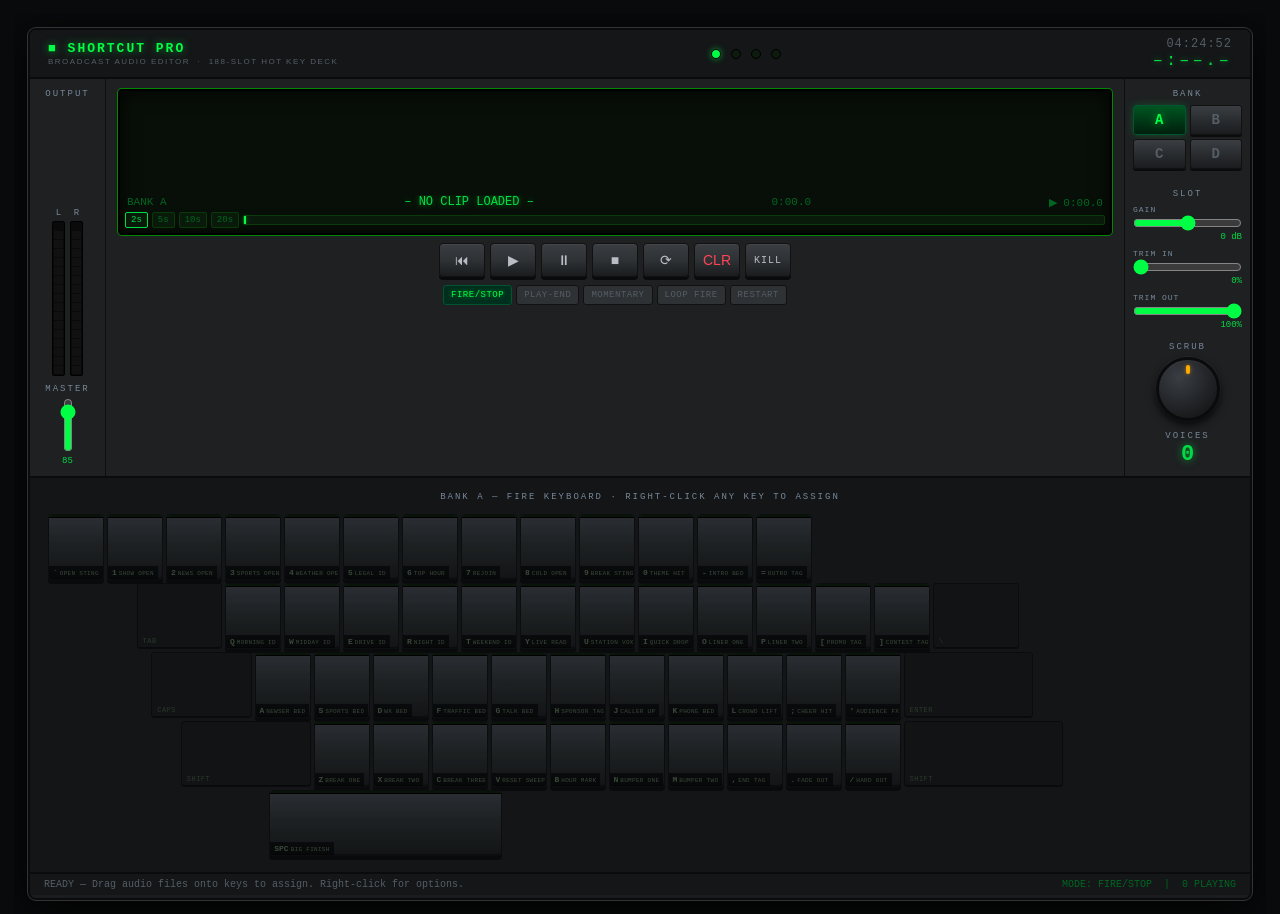
<file: legacy-prototype/index.html>
<!DOCTYPE html>
<html lang="en">
<head>
  <meta charset="UTF-8">
  <meta name="viewport" content="width=device-width, initial-scale=1.0">
  <title>Shortcut Pro — Broadcast Audio Editor</title>
  <link rel="stylesheet" href="style.css">
</head>
<body>
  <div id="chassis">

    <!-- TOP RAIL -->
    <div id="top-rail">
      <div id="branding">
        <span class="brand-logo">■ SHORTCUT PRO</span>
        <span class="brand-sub">BROADCAST AUDIO EDITOR &nbsp;·&nbsp; 188-SLOT HOT KEY DECK</span>
      </div>
      <div id="system-status">
        <div class="status-lamp" id="lamp-power" title="POWER"></div>
        <div class="status-lamp" id="lamp-play"  title="PLAY"></div>
        <div class="status-lamp" id="lamp-loop"  title="LOOP"></div>
        <div class="status-lamp" id="lamp-rec"   title="REC"></div>
      </div>
      <div id="clock-display">
        <span id="clock">00:00:00</span>
        <span id="clip-timer">–:––.–</span>
      </div>
    </div>

    <!-- MAIN BODY -->
    <div id="main-body">

      <!-- LEFT PANEL: VU METERS -->
      <div id="left-panel">
        <div class="panel-label">OUTPUT</div>
        <div id="vu-meters">
          <div class="vu-channel">
            <div class="vu-label">L</div>
            <div class="vu-bar"><div class="vu-segments" id="vu-left-segs"></div></div>
          </div>
          <div class="vu-channel">
            <div class="vu-label">R</div>
            <div class="vu-bar"><div class="vu-segments" id="vu-right-segs"></div></div>
          </div>
        </div>
        <div id="master-vol-wrap">
          <div class="panel-label">MASTER</div>
          <input type="range" id="master-vol" min="0" max="100" value="85" title="Master Volume">
          <div id="master-vol-val">85</div>
        </div>
      </div>

      <!-- CENTER PANEL -->
      <div id="center-panel">
        <div id="lcd-wrap">
          <div id="lcd">
            <canvas id="waveform-canvas" width="490" height="96"></canvas>
            <div id="lcd-info">
              <span id="lcd-bank-label">BANK A</span>
              <span id="lcd-clip-name">– NO CLIP LOADED –</span>
              <span id="lcd-duration">0:00.0</span>
              <span id="lcd-pos">▶ 0:00.0</span>
            </div>
            <div id="lcd-zoom-row">
              <button class="zoom-btn active" data-zoom="2">2s</button>
              <button class="zoom-btn" data-zoom="5">5s</button>
              <button class="zoom-btn" data-zoom="10">10s</button>
              <button class="zoom-btn" data-zoom="20">20s</button>
              <div id="playhead-bar"><div id="playhead-line"></div></div>
            </div>
          </div>
        </div>

        <div id="transport">
          <button class="transport-btn" id="btn-rew"   title="Rewind">⏮</button>
          <button class="transport-btn" id="btn-play"  title="Play selected [Enter]">▶</button>
          <button class="transport-btn" id="btn-pause" title="Pause/Cue [Ctrl+P]">⏸</button>
          <button class="transport-btn" id="btn-stop"  title="Stop All [Ctrl+.]">■</button>
          <button class="transport-btn" id="btn-loop"  title="Loop Toggle [Ctrl+L]">⟳</button>
          <button class="transport-btn danger" id="btn-clear" title="Clear Selected [Ctrl+Del]">CLR</button>
          <button class="transport-btn" id="btn-stop-all" title="Kill All [Ctrl+Shift+.]">KILL</button>
        </div>

        <div id="mode-row">
          <button class="mode-btn active" data-mode="fire-stop">FIRE/STOP</button>
          <button class="mode-btn" data-mode="play-end">PLAY-END</button>
          <button class="mode-btn" data-mode="momentary">MOMENTARY</button>
          <button class="mode-btn" data-mode="loop-fire">LOOP FIRE</button>
          <button class="mode-btn" data-mode="restart">RESTART</button>
        </div>
      </div>

      <!-- RIGHT PANEL -->
      <div id="right-panel">
        <div class="panel-label">BANK</div>
        <div id="bank-selector">
          <button class="bank-btn active" data-bank="A">A</button>
          <button class="bank-btn" data-bank="B">B</button>
          <button class="bank-btn" data-bank="C">C</button>
          <button class="bank-btn" data-bank="D">D</button>
        </div>
        <div class="panel-label" style="margin-top:14px">SLOT</div>
        <div id="slot-controls">
          <div class="ctrl-row">
            <label>GAIN</label>
            <input type="range" id="slot-gain" min="0" max="200" value="100">
            <span id="slot-gain-val">0 dB</span>
          </div>
          <div class="ctrl-row">
            <label>TRIM IN</label>
            <input type="range" id="slot-trim-in" min="0" max="100" value="0">
            <span id="slot-trim-in-val">0%</span>
          </div>
          <div class="ctrl-row">
            <label>TRIM OUT</label>
            <input type="range" id="slot-trim-out" min="0" max="100" value="100">
            <span id="slot-trim-out-val">100%</span>
          </div>
        </div>
        <div id="scrub-wheel-wrap">
          <div class="panel-label">SCRUB</div>
          <div id="scrub-wheel"><div id="scrub-tick"></div></div>
        </div>
        <div id="poly-count-wrap">
          <div class="panel-label">VOICES</div>
          <div id="poly-count">0</div>
        </div>
      </div>

    </div><!-- /main-body -->

    <!-- KEYBOARD SECTION -->
    <div id="keyboard-section">
      <div id="kb-bank-label">BANK A — FIRE KEYBOARD &nbsp;·&nbsp; RIGHT-CLICK ANY KEY TO ASSIGN</div>
      <div id="keyboard-wrap">
        <!-- Row: number row -->
        <div class="kb-row" id="kb-row-num"></div>
        <!-- Row: QWERTY -->
        <div class="kb-row" id="kb-row-q"></div>
        <!-- Row: ASDF -->
        <div class="kb-row" id="kb-row-a"></div>
        <!-- Row: ZXCV -->
        <div class="kb-row" id="kb-row-z"></div>
        <!-- Row: space -->
        <div class="kb-row" id="kb-row-sp"></div>
      </div>
    </div>

    <!-- STATUS BAR -->
    <div id="status-bar">
      <span id="status-msg">READY — Drag audio files onto keys to load. Right-click to rename/assign.</span>
      <span id="status-mode">MODE: FIRE/STOP &nbsp;|&nbsp; <span id="status-playing">0 PLAYING</span></span>
    </div>

  </div><!-- /chassis -->

  <!-- CONTEXT MENU -->
  <div id="ctx-menu" class="hidden">
    <div class="ctx-item" id="ctx-load">📂 Load audio file…</div>
    <div class="ctx-item" id="ctx-rename">✏️ Rename key</div>
    <div class="ctx-item" id="ctx-clear">🗑️ Clear key</div>
    <div class="ctx-sep"></div>
    <div class="ctx-item" id="ctx-copy">⧉ Copy to key…</div>
    <div class="ctx-item" id="ctx-stop-this">■ Stop this key</div>
  </div>

  <input type="file" id="file-input" accept="audio/*" style="display:none">

  <script src="soundboard.js"></script>
</body>
</html>
</file>
<file: legacy-prototype/style.css>
/* ============================================================
   SHORTCUT PRO — Broadcast Audio Editor
   Broadcast keyboard / cart machine aesthetic
   ============================================================ */

*, *::before, *::after { box-sizing: border-box; margin: 0; padding: 0; }

:root {
  --chassis:        #1a1c1e;
  --chassis-light:  #252729;
  --chassis-dark:   #111315;
  --panel:          #1e2022;
  --panel-border:   #0d0e0f;
  --rail:           #141618;

  --led-off:        #0d1a0d;
  --led-green:      #00ff44;
  --led-amber:      #ffaa00;
  --led-red:        #ff2233;
  --led-blue:       #0088ff;
  --glow-g:         rgba(0,255,68,0.55);
  --glow-a:         rgba(255,170,0,0.55);
  --glow-r:         rgba(255,34,51,0.55);
  --glow-b:         rgba(0,136,255,0.5);

  --lcd-bg:         #080f08;
  --lcd-text:       #00dd44;
  --lcd-dim:        #006622;

  --btn-top:        #3a3e42;
  --btn-face:       #2e3235;
  --btn-bot:        #1a1c1e;

  --text-main:      #b8bec4;
  --text-dim:       #555e66;
  --text-label:     #778899;

  /* keyboard key sizing */
  --kw:    56px;   /* key width */
  --kh:    66px;   /* key height */
  --kg:     3px;   /* key gap */
  --ku:    59px;   /* kw + kg — one keyboard unit */

  --font-mono: 'Courier New', 'Lucida Console', monospace;
  --font-ui:   'Arial Narrow', Arial, sans-serif;
}

html, body {
  width: 100%;
  height: 100%;
  min-height: 100vh;
  background: #090a0b;
  display: flex;
  justify-content: center;
  padding: 14px;
  font-family: var(--font-ui);
  color: var(--text-main);
  overflow: hidden;
}

/* ── CHASSIS ─────────────────────────────────────────────── */
#chassis {
  width: 100%;
  max-width: 100%;
  background: var(--chassis);
  border-radius: 8px;
  border: 2px solid #0a0b0c;
  box-shadow:
    0 0 0 1px #333,
    0 10px 48px rgba(0,0,0,0.9),
    inset 0 1px 0 rgba(255,255,255,0.04);
  overflow: hidden;
}

/* ── TOP RAIL ─────────────────────────────────────────────── */
#top-rail {
  background: var(--rail);
  border-bottom: 2px solid #0a0b0c;
  display: flex;
  align-items: center;
  justify-content: space-between;
  padding: 7px 18px;
  gap: 12px;
}
#branding { display: flex; flex-direction: column; line-height: 1.2; }
.brand-logo {
  font-family: var(--font-mono);
  font-size: 13px;
  font-weight: bold;
  color: var(--led-green);
  text-shadow: 0 0 8px var(--glow-g);
  letter-spacing: 2px;
}
.brand-sub {
  font-size: 8px;
  color: var(--text-dim);
  letter-spacing: 1.5px;
  text-transform: uppercase;
}
#system-status { display: flex; gap: 10px; align-items: center; }
.status-lamp {
  width: 10px; height: 10px;
  border-radius: 50%;
  background: var(--led-off);
  border: 1px solid #000;
  transition: background 0.1s, box-shadow 0.1s;
}
#lamp-power { background: var(--led-green); box-shadow: 0 0 6px var(--glow-g); }
#lamp-play.lit  { background: var(--led-green); box-shadow: 0 0 8px var(--glow-g); }
#lamp-loop.lit  { background: var(--led-amber); box-shadow: 0 0 8px var(--glow-a); }
#lamp-rec.lit   { background: var(--led-red);   box-shadow: 0 0 8px var(--glow-r); }

#clock-display { display: flex; flex-direction: column; align-items: flex-end; }
#clock { font-family: var(--font-mono); font-size: 12px; color: var(--text-dim); letter-spacing: 1px; }
#clip-timer {
  font-family: var(--font-mono);
  font-size: 17px;
  color: var(--lcd-text);
  text-shadow: 0 0 6px var(--glow-g);
  letter-spacing: 3px;
}

/* ── MAIN BODY ───────────────────────────────────────────── */
#main-body { display: flex; border-bottom: 2px solid #0a0b0c; }

/* ── LEFT PANEL ──────────────────────────────────────────── */
#left-panel {
  width: 76px;
  background: var(--panel);
  border-right: 1px solid var(--panel-border);
  padding: 10px 6px;
  display: flex;
  flex-direction: column;
  align-items: center;
  gap: 8px;
}
#vu-meters { display: flex; gap: 5px; flex: 1; align-items: flex-end; }
.vu-channel { display: flex; flex-direction: column; align-items: center; gap: 3px; }
.vu-label { font-size: 9px; color: var(--text-label); font-family: var(--font-mono); }
.vu-bar {
  width: 13px; height: 155px;
  background: #0a0a0a;
  border: 1px solid #000;
  border-radius: 2px;
  overflow: hidden;
  display: flex;
  flex-direction: column-reverse;
}
.vu-segments { display: flex; flex-direction: column-reverse; gap: 1px; padding: 1px; height: 100%; }
.vu-seg { height: 8px; border-radius: 1px; transition: background 0.04s; }
.vu-seg.off   { background: #111; }
.vu-seg.green { background: var(--led-green); box-shadow: 0 0 3px var(--glow-g); }
.vu-seg.amber { background: var(--led-amber); box-shadow: 0 0 3px var(--glow-a); }
.vu-seg.red   { background: var(--led-red);   box-shadow: 0 0 3px var(--glow-r); }

#master-vol-wrap { display: flex; flex-direction: column; align-items: center; gap: 4px; }
#master-vol {
  writing-mode: vertical-lr; direction: rtl;
  -webkit-appearance: slider-vertical;
  width: 22px; height: 54px;
  cursor: pointer; accent-color: var(--led-green);
}
#master-vol-val { font-family: var(--font-mono); font-size: 9px; color: var(--lcd-text); }

/* ── CENTER PANEL ────────────────────────────────────────── */
#center-panel {
  flex: 1;
  background: var(--panel);
  padding: 10px 12px;
  display: flex;
  flex-direction: column;
  gap: 8px;
}
#lcd {
  background: var(--lcd-bg);
  border: 2px solid #000;
  border-radius: 4px;
  box-shadow: inset 0 0 20px rgba(0,0,0,0.8), 0 0 0 1px #080;
  padding: 5px;
  display: flex; flex-direction: column; gap: 3px;
}
#waveform-canvas { width: 100%; height: 96px; display: block; border-radius: 2px; }
#lcd-info {
  display: flex; justify-content: space-between; align-items: center;
  padding: 0 2px;
  font-family: var(--font-mono); font-size: 11px; color: var(--lcd-dim);
}
#lcd-clip-name {
  color: var(--lcd-text); font-size: 12px;
  text-shadow: 0 0 6px var(--glow-g);
  overflow: hidden; text-overflow: ellipsis; white-space: nowrap; max-width: 280px;
}
#lcd-zoom-row { display: flex; gap: 4px; align-items: center; }
.zoom-btn {
  background: #0a1a0a; border: 1px solid #0a3a0a;
  color: var(--lcd-dim); font-size: 9px; font-family: var(--font-mono);
  padding: 2px 5px; border-radius: 2px; cursor: pointer;
}
.zoom-btn.active { color: var(--lcd-text); border-color: var(--lcd-text); }
.zoom-btn:hover  { color: var(--lcd-text); }
#playhead-bar {
  flex: 1; height: 10px; background: #0a1a0a;
  border: 1px solid #0a3a0a; border-radius: 2px;
  position: relative; cursor: pointer;
}
#playhead-line {
  position: absolute; top: 0; bottom: 0; left: 0%; width: 2px;
  background: var(--led-green); box-shadow: 0 0 4px var(--glow-g);
  transition: left 0.1s linear;
}

/* TRANSPORT */
#transport { display: flex; gap: 5px; justify-content: center; }
.transport-btn {
  background: linear-gradient(180deg, var(--btn-top) 0%, var(--btn-face) 50%, var(--btn-bot) 100%);
  border: 1px solid #111; border-radius: 4px;
  color: var(--text-main); font-size: 14px;
  width: 46px; height: 34px;
  cursor: pointer;
  box-shadow: 0 3px 0 #080a0b, inset 0 1px 0 rgba(255,255,255,0.05);
  transition: all 0.05s; position: relative; top: 0;
  user-select: none;
}
.transport-btn:hover { filter: brightness(1.2); }
.transport-btn:active, .transport-btn.pressed {
  top: 2px; box-shadow: 0 1px 0 #0a0b0c, inset 0 1px 2px rgba(0,0,0,0.5);
}
.transport-btn.lit {
  background: linear-gradient(180deg, #005522 0%, #002a11 100%);
  color: var(--led-green); text-shadow: 0 0 8px var(--glow-g);
}
.transport-btn.danger { color: #ff4455; }
#btn-loop.lit { color: var(--led-amber); text-shadow: 0 0 8px var(--glow-a); }
#btn-stop-all { font-size: 10px; font-family: var(--font-mono); letter-spacing: 1px; }

/* MODE ROW */
#mode-row { display: flex; gap: 4px; justify-content: center; }
.mode-btn {
  background: var(--btn-face); border: 1px solid #111; border-radius: 3px;
  color: var(--text-dim); font-size: 9px; font-family: var(--font-mono);
  padding: 4px 7px; cursor: pointer; letter-spacing: 0.5px; user-select: none;
}
.mode-btn:hover { color: var(--text-main); }
.mode-btn.active {
  background: #002f1e; color: var(--led-green);
  border-color: #005533; text-shadow: 0 0 4px var(--glow-g);
}

/* ── RIGHT PANEL ─────────────────────────────────────────── */
#right-panel {
  width: 126px; background: var(--panel);
  border-left: 1px solid var(--panel-border);
  padding: 10px 8px;
  display: flex; flex-direction: column; gap: 6px;
}
.panel-label {
  font-size: 9px; color: var(--text-label);
  letter-spacing: 2px; text-align: center;
  text-transform: uppercase; font-family: var(--font-mono);
}
#bank-selector { display: grid; grid-template-columns: 1fr 1fr; gap: 4px; }
.bank-btn {
  background: linear-gradient(180deg, var(--btn-top) 0%, var(--btn-bot) 100%);
  border: 1px solid #111; border-radius: 3px;
  color: var(--text-dim); font-family: var(--font-mono);
  font-size: 14px; font-weight: bold;
  padding: 6px; cursor: pointer;
  box-shadow: 0 2px 0 #0a0b0c; transition: all 0.08s; user-select: none;
}
.bank-btn:hover { color: var(--text-main); }
.bank-btn.active {
  background: linear-gradient(180deg, #005522 0%, #001f0c 100%);
  color: var(--led-green); text-shadow: 0 0 8px var(--glow-g);
  border-color: #005533; box-shadow: 0 0 8px rgba(0,255,68,0.2);
}

#slot-controls { display: flex; flex-direction: column; gap: 7px; }
.ctrl-row { display: flex; flex-direction: column; gap: 2px; }
.ctrl-row label { font-size: 8px; color: var(--text-label); font-family: var(--font-mono); letter-spacing: 1px; }
.ctrl-row input[type=range] { width: 100%; accent-color: var(--led-green); height: 14px; cursor: pointer; }
.ctrl-row span { font-family: var(--font-mono); font-size: 9px; color: var(--lcd-text); text-align: right; }

#scrub-wheel-wrap { display: flex; flex-direction: column; align-items: center; gap: 5px; margin-top: 6px; }
#scrub-wheel {
  width: 64px; height: 64px; border-radius: 50%;
  background: radial-gradient(circle at 35% 30%, #3a3e44, #1a1c1e 70%, #0d0e0f);
  border: 3px solid #0a0b0c;
  box-shadow: 0 4px 8px rgba(0,0,0,0.8), inset 0 1px 0 rgba(255,255,255,0.05), 0 0 0 1px #2a2c2e;
  cursor: grab; position: relative; user-select: none;
}
#scrub-wheel:active { cursor: grabbing; }
#scrub-tick {
  position: absolute; top: 5px; left: 50%; transform: translateX(-50%);
  width: 4px; height: 9px; background: var(--led-amber);
  border-radius: 2px; box-shadow: 0 0 4px var(--glow-a);
}
#poly-count-wrap { display: flex; flex-direction: column; align-items: center; gap: 3px; margin-top: 4px; }
#poly-count {
  font-family: var(--font-mono); font-size: 22px; font-weight: bold;
  color: var(--lcd-text); text-shadow: 0 0 8px var(--glow-g);
  line-height: 1;
}

/* ── KEYBOARD SECTION ────────────────────────────────────── */
#keyboard-section {
  background: #131517;
  padding: 14px 18px 16px;
  border-bottom: 1px solid #0a0b0c;
}
#kb-bank-label {
  font-size: 9px; color: var(--text-label);
  font-family: var(--font-mono); letter-spacing: 2px;
  text-align: center; margin-bottom: 12px; text-transform: uppercase;
}
#keyboard-wrap {
  display: flex; flex-direction: column; gap: var(--kg);
  align-items: flex-start;
}

/* Each keyboard row */
.kb-row { display: flex; gap: var(--kg); align-items: flex-end; }
#kb-row-q  { padding-left: calc(var(--ku) * 1.5); }
#kb-row-a  { padding-left: calc(var(--ku) * 1.75); }
#kb-row-z  { padding-left: calc(var(--ku) * 2.25); }
#kb-row-sp { padding-left: calc(var(--ku) * 3.75); }

/* ── KEY BUTTON (trigger) ────────────────────────────────── */
.kb-key {
  position: relative;
  width: var(--kw);
  height: var(--kh);
  background: linear-gradient(180deg, #2c3035 0%, #1e2224 45%, #131517 100%);
  border: 1px solid #0c0d0e;
  border-radius: 4px;
  box-shadow:
    0 4px 0 #080a0b,
    inset 0 1px 0 rgba(255,255,255,0.06),
    inset 0 -1px 0 rgba(0,0,0,0.4);
  cursor: pointer;
  overflow: hidden;
  display: flex; flex-direction: column;
  transition: border-color 0.08s, box-shadow 0.08s;
  user-select: none;
  padding: 0;
  flex-shrink: 0;
}
.kb-key:hover { border-color: #2a3a2a; }
.kb-key:active:not(.playing) {
  top: 3px;
  box-shadow: 0 1px 0 #080a0b, inset 0 1px 3px rgba(0,0,0,0.6);
}

/* loaded state */
.kb-key.loaded { border-color: #1a2a1a; }

/* selected (last-clicked) */
.kb-key.selected {
  border-color: #4488ff;
  box-shadow: 0 4px 0 #080a0b, 0 0 10px rgba(0,136,255,0.3);
}

/* playing state */
.kb-key.playing {
  background: linear-gradient(180deg, #003a18 0%, #001a0c 100%);
  border-color: #00cc44;
  box-shadow:
    0 2px 0 #080a0b,
    0 0 14px rgba(0,255,68,0.28),
    inset 0 1px 0 rgba(0,255,68,0.12);
  top: 1px;
}

/* drag-over */
.kb-key.drag-over {
  border-color: var(--led-amber);
  box-shadow: 0 0 14px rgba(255,170,0,0.45);
}

/* LED strip */
.kb-led {
  height: 3px; width: 100%;
  background: #0a140a;
  border-bottom: 1px solid #000;
  flex-shrink: 0;
  transition: background 0.1s, box-shadow 0.1s;
}
.kb-key.loaded  .kb-led { background: #143a14; }
.kb-key.playing .kb-led {
  background: var(--led-green);
  box-shadow: 0 0 6px var(--glow-g);
  animation: led-pulse 0.7s ease-in-out infinite;
}
@keyframes led-pulse {
  0%,100% { opacity: 1; } 50% { opacity: 0.55; }
}

/* Mini waveform */
.kb-wave {
  flex: 1; width: 100%; display: block;
  opacity: 0.25;
}
.kb-key.loaded  .kb-wave { opacity: 0.5; }
.kb-key.playing .kb-wave { opacity: 1; }

/* Label strip */
.kb-labels {
  background: rgba(0,0,0,0.55);
  padding: 2px 4px;
  display: flex; justify-content: space-between; align-items: flex-end;
  gap: 2px; flex-shrink: 0;
}
.kb-keychar {
  font-family: var(--font-mono);
  font-size: 8px; font-weight: bold;
  color: #3a4a3a;
  flex-shrink: 0;
}
.kb-key.loaded  .kb-keychar { color: #4a6a4a; }
.kb-key.playing .kb-keychar { color: var(--led-green); }

.kb-name {
  font-family: var(--font-mono);
  font-size: 6px;
  color: #3a4a3a;
  white-space: nowrap; overflow: hidden; text-overflow: ellipsis;
  text-align: right; flex: 1;
  letter-spacing: 0.3px;
  text-transform: uppercase;
}
.kb-key.loaded  .kb-name { color: #7a9a7a; }
.kb-key.playing .kb-name { color: var(--led-green); text-shadow: 0 0 4px var(--glow-g); }

/* ── SPACE KEY ───────────────────────────────────────────── */
#key-space {
  width: calc(var(--ku) * 4 - var(--kg));
  height: var(--kh);
}

/* ── NON-TRIGGER MODIFIER PLACEHOLDERS ───────────────────── */
.kb-mod {
  height: var(--kh);
  background: #111315;
  border: 1px solid #0a0b0c;
  border-radius: 3px;
  box-shadow: inset 0 -1px 0 rgba(0,0,0,0.5);
  display: flex; align-items: flex-end; justify-content: flex-start;
  padding: 3px 5px;
  flex-shrink: 0;
  user-select: none;
  cursor: default;
}
.kb-mod span {
  font-family: var(--font-mono); font-size: 7px; color: #2a3a2a;
  letter-spacing: 0.5px; text-transform: uppercase;
}

/* ── STATUS BAR ──────────────────────────────────────────── */
#status-bar {
  background: var(--rail); border-top: 1px solid #0a0b0c;
  display: flex; justify-content: space-between; align-items: center;
  padding: 5px 14px; font-size: 10px; font-family: var(--font-mono);
  color: var(--text-dim);
}
#status-mode { color: var(--lcd-dim); white-space: nowrap; }

/* ── CONTEXT MENU ────────────────────────────────────────── */
#ctx-menu {
  position: fixed; background: #1e2226;
  border: 1px solid #333; border-radius: 5px;
  box-shadow: 0 8px 24px rgba(0,0,0,0.8);
  z-index: 9999; min-width: 175px; overflow: hidden;
}
#ctx-menu.hidden { display: none; }
.ctx-item { padding: 8px 14px; font-size: 12px; color: var(--text-main); cursor: pointer; }
.ctx-item:hover { background: #1a3a1a; color: var(--led-green); }
.ctx-sep { height: 1px; background: #2a2c2e; }

/* Scrollbar */
::-webkit-scrollbar { width: 5px; }
::-webkit-scrollbar-track { background: #111; }
::-webkit-scrollbar-thumb { background: #333; border-radius: 3px; }
</file>
